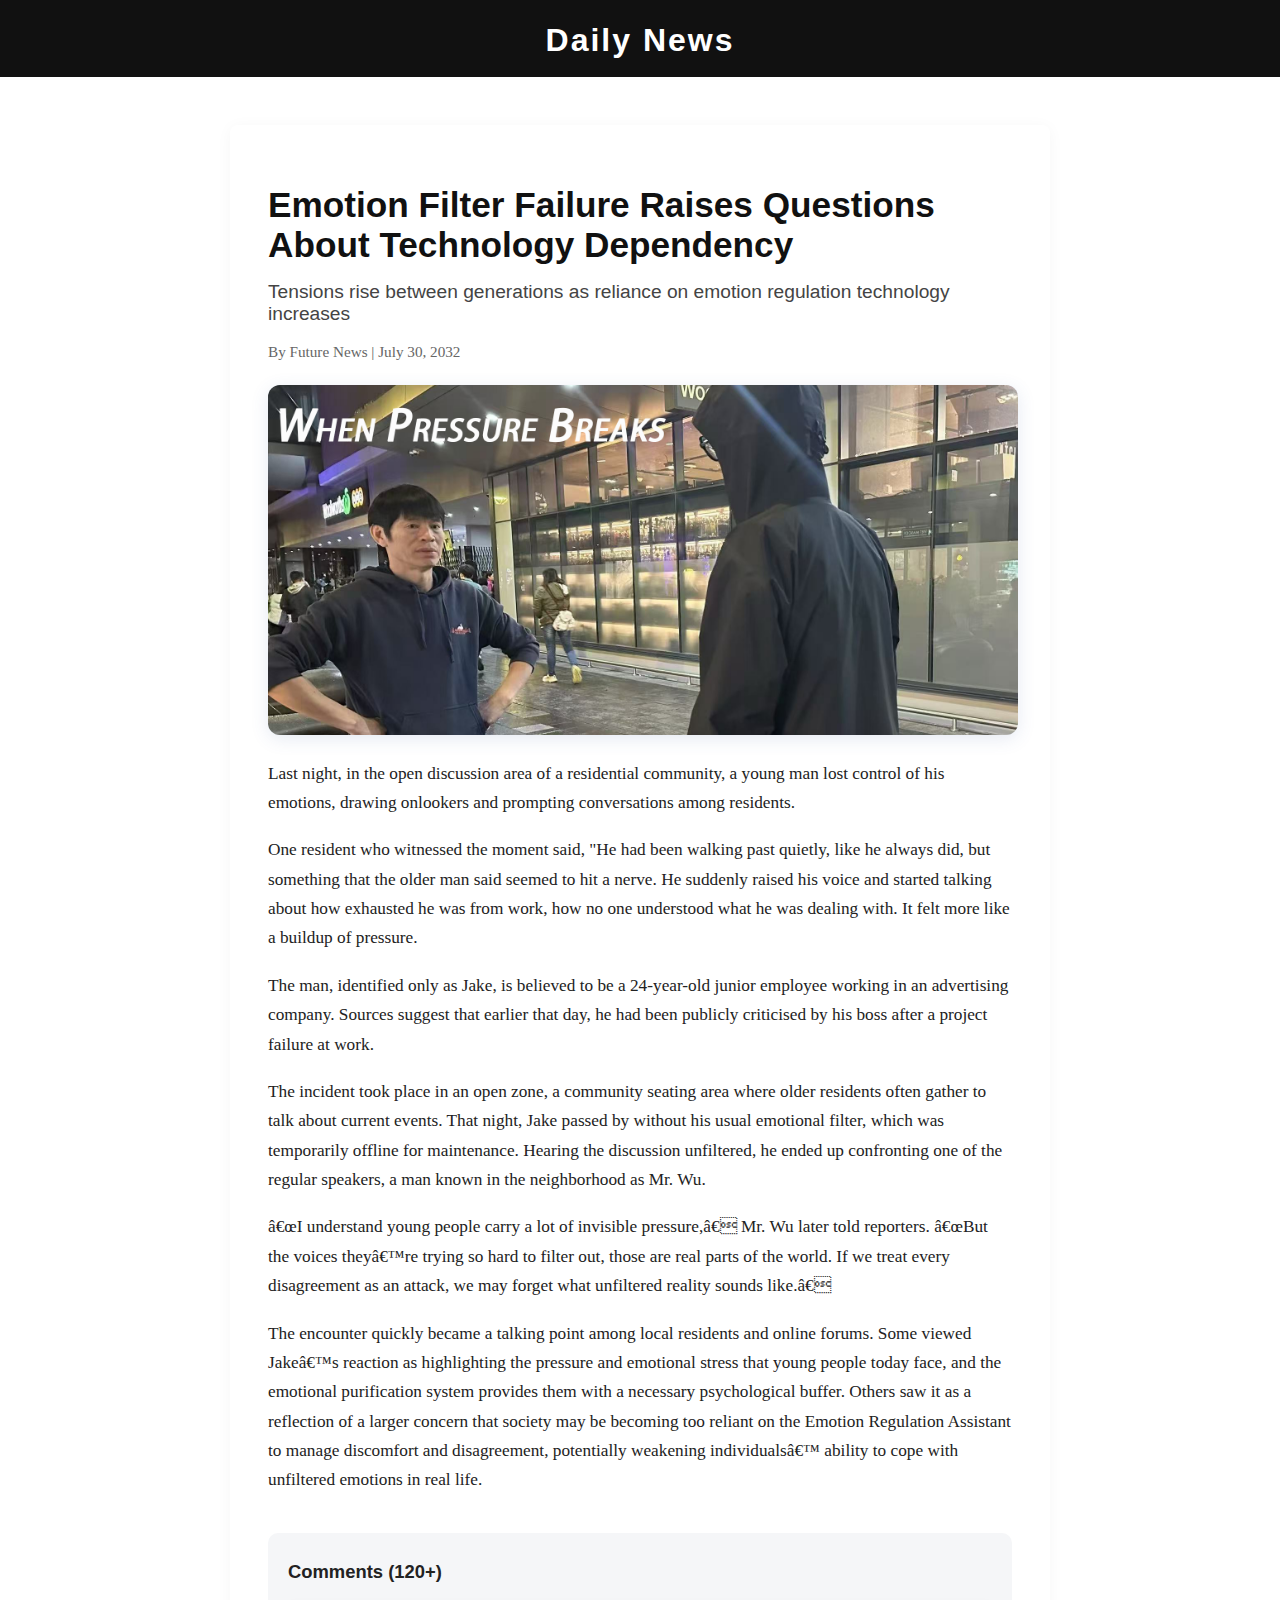
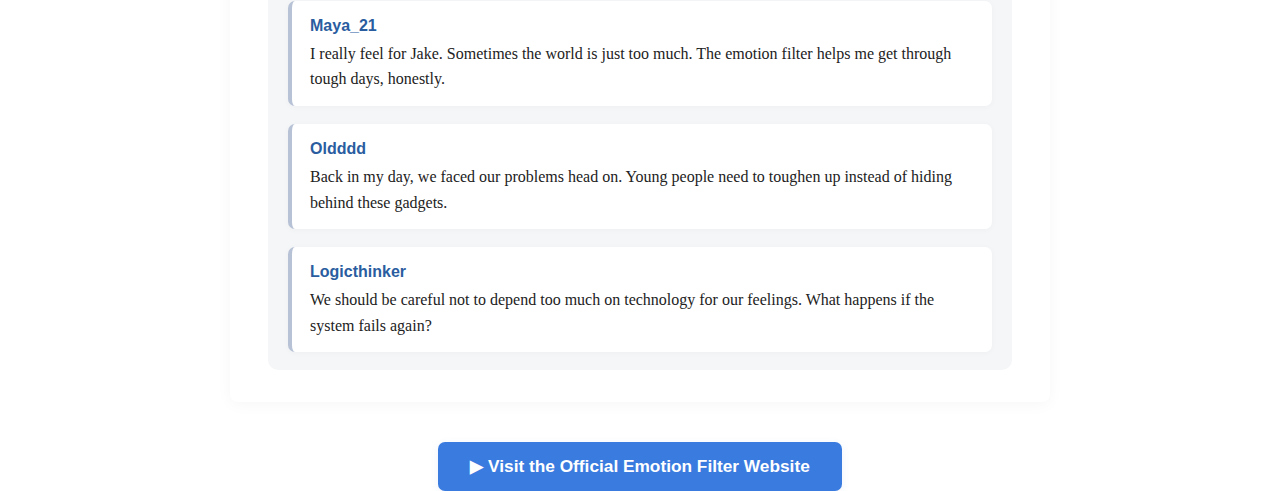
<file: index.html>
<!DOCTYPE html>
<html lang="en">
<head>
  <meta charset="UNSW">
  <meta name="viewport" content="width=device-width, initial-scale=1.0">
  <title>Emotion Filter Failure Raises Questions About Technology Dependency</title>
  <link rel="stylesheet" href="newsStyle.css">
</head>
<body>
  <div class="newsHeader">Daily News</div>
  <div class="newsContainer">
    <div class="mainContent">
      <h1 class="headline">Emotion Filter Failure Raises Questions About Technology Dependency</h1>
      <h2 class="subheading">Tensions rise between generations as reliance on emotion regulation technology increases</h2>
      <div class="byline">By Future News | July 30, 2032</div>
      <div class="heroImage"><img src="images/News.png" alt="News scene"></div>


      <div class="articleBody">
        <p>

Last night, in the open discussion area of a residential community, a young man lost control of his emotions, drawing onlookers and prompting conversations among residents.

</p>

<p>
One resident who witnessed the moment said, "He had been walking past quietly, like he always did, but something that the older man said seemed to hit a nerve. He suddenly raised his voice and started talking about how exhausted he was from work, how no one understood what he was dealing with. It felt more like a buildup of pressure.
</p>

<p>
The man, identified only as Jake, is believed to be a 24-year-old junior employee working in an advertising company. Sources suggest that earlier that day, he had been publicly criticised by his boss after a project failure at work.
</p>

<p>
The incident took place in an open zone, a community seating area where older residents often gather to talk about current events. That night, Jake passed by without his usual emotional filter, which was temporarily offline for maintenance. Hearing the discussion unfiltered, he ended up confronting one of the regular speakers, a man known in the neighborhood as Mr. Wu.
</p>

<p>
“I understand young people carry a lot of invisible pressure,” Mr. Wu later told reporters. “But the voices they’re trying so hard to filter out, those are real parts of the world. If we treat every disagreement as an attack, we may forget what unfiltered reality sounds like.”
</p>

<p>
The encounter quickly became a talking point among local residents and online forums. Some viewed Jake’s reaction as highlighting the pressure and emotional stress that young people today face, and the emotional purification system provides them with a necessary psychological buffer. Others saw it as a reflection of a larger concern that society may be becoming too reliant on the Emotion Regulation Assistant to manage discomfort and disagreement, potentially weakening individuals’ ability to cope with unfiltered emotions in real life.

</p>

      </div>
      <div class="commentSection">
        <div class="commentHeading">Comments (120+)</div>
        <div class="commentList">
          <div class="userComment">
            <div class="commentUser">Maya_21 </div>
            <div class="commentText">I really feel for Jake. Sometimes the world is just too much. The emotion filter helps me get through tough days, honestly.</div>
          </div>
          <div class="userComment">
            <div class="commentUser">Oldddd </div>
            <div class="commentText">Back in my day, we faced our problems head on. Young people need to toughen up instead of hiding behind these gadgets.</div>
          </div>
          <div class="userComment">
            <div class="commentUser">Logicthinker </div>
            <div class="commentText">We should be careful not to depend too much on technology for our feelings. What happens if the system fails again?</div>
          </div>
          
          </div>
        </div>
      </div>
      <a class="visitButton" href="Main.html">&#9654; Visit the Official Emotion Filter Website</a>
    </div>
  </div>
</body>
</html>
</file>
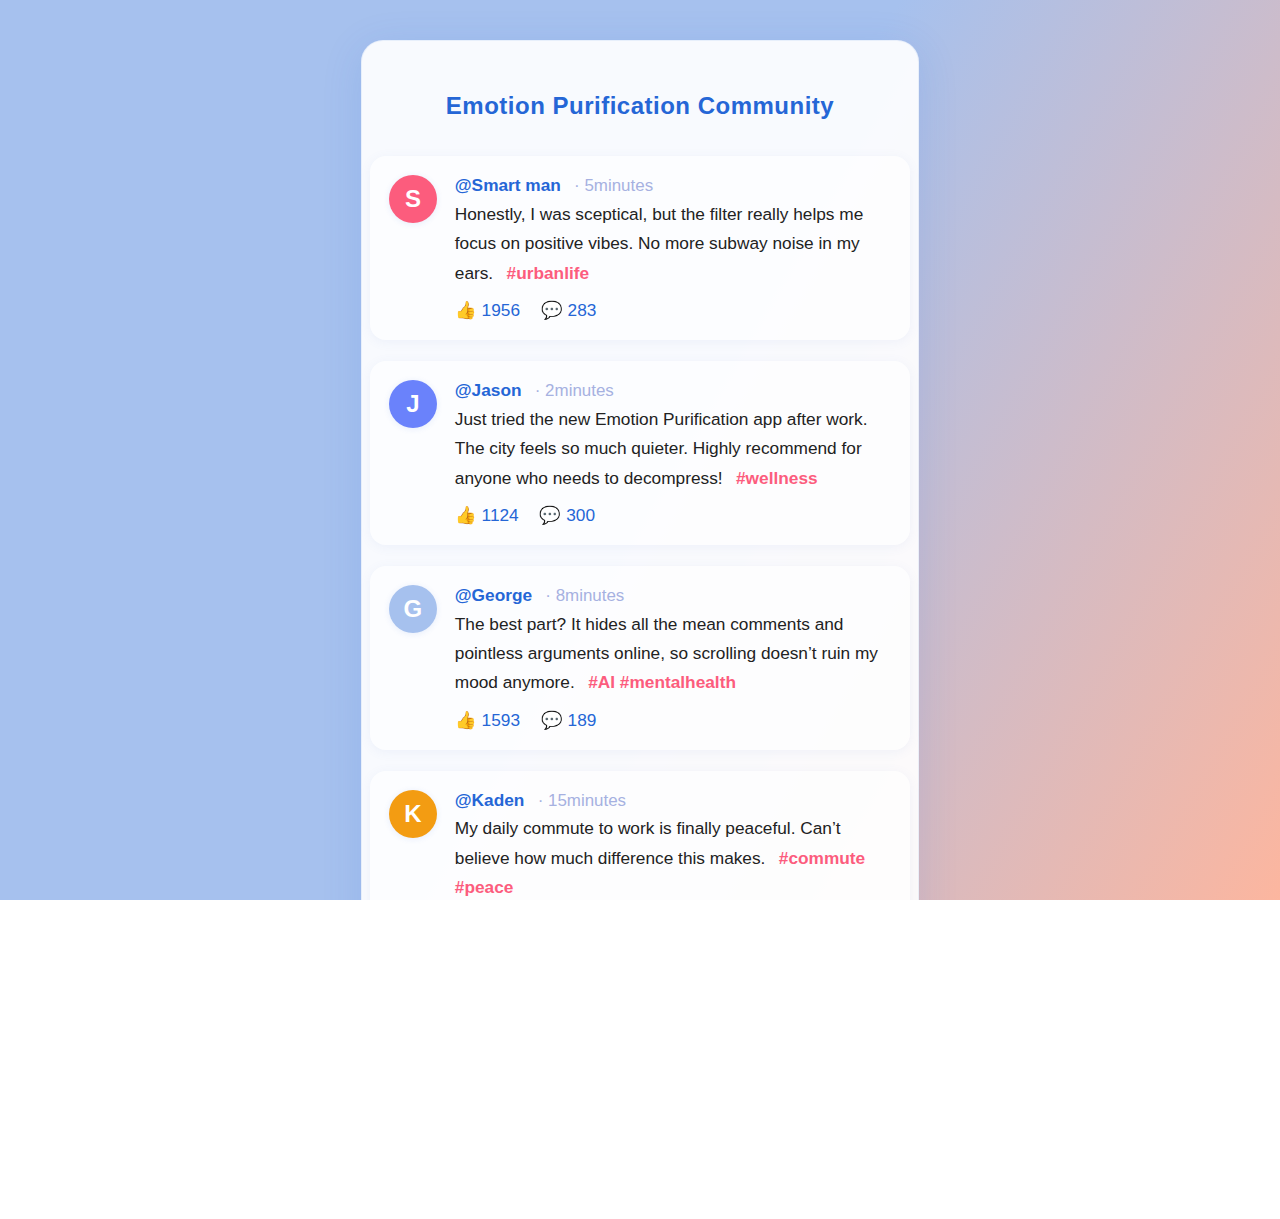
<file: Community.html>
<!DOCTYPE html>
<html lang="en">
<head>
<meta charset="utf-8">
<meta name="viewport" content="width=device-width, initial-scale=1">
<link rel="stylesheet" href="style.css">
<link rel="stylesheet" href="Community.css">
  
</head>
<body>

<div class="communityfeed">
  <h1 class="communitytitle">Emotion Purification Community</h1>

<div class="communitybox">
    <div class="communityavatar" style="background:#fc5c7d;">S</div>
    <div class="communitycontent">
      <div class="communityuser">@Smart man <span class="communitymeta">· 5minutes</span></div>
      <div class="communitytext">Honestly, I was sceptical, but the filter really helps me focus on positive vibes. No more subway noise in my ears. <span class="communitytag">#urbanlife</span></div>
      <div class="communitymetaactions"><span class="communitylike">👍 1956</span><span class="communityreply">💬 283</span></div>
    </div>
  </div>


  <div class="communitybox">
    <div class="communityavatar" style="background:#6a82fb;">J</div>
    <div class="communitycontent">
      <div class="communityuser">@Jason <span class="communitymeta">· 2minutes</span></div>
      <div class="communitytext">Just tried the new Emotion Purification app after work. The city feels so much quieter. Highly recommend for anyone who needs to decompress! <span class="communitytag">#wellness</span></div>
      <div class="communitymetaactions"><span class="communitylike">👍 1124</span><span class="communityreply">💬 300</span></div>
    </div>
  </div>


  <div class="communitybox">
    <div class="communityavatar" style="background:#a6c1ee;">G</div>
    <div class="communitycontent">
      <div class="communityuser">@George <span class="communitymeta">· 8minutes</span></div>
      <div class="communitytext">The best part? It hides all the mean comments and pointless arguments online, so scrolling doesn’t ruin my mood anymore. <span class="communitytag">#AI #mentalhealth</span></div>
      <div class="communitymetaactions"><span class="communitylike">👍 1593</span><span class="communityreply">💬 189</span></div>
    </div>
  </div>


  <div class="communitybox">
    <div class="communityavatar" style="background:#f39c12;">K</div>
    <div class="communitycontent">
      <div class="communityuser">@Kaden <span class="communitymeta">· 15minutes</span></div>
      <div class="communitytext">My daily commute to work is finally peaceful. Can’t believe how much difference this makes. <span class="communitytag">#commute #peace</span></div>
      <div class="communitymetaactions"><span class="communitylike">👍 1700</span><span class="communityreply">💬 200</span></div>
    </div>
  </div>

  
  <div class="communitybox">
    <div class="communityavatar" style="background:#2566d6;">L</div>
    <div class="communitycontent">
      <div class="communityuser">@lucas <span class="communitymeta">· 20minutes</span></div>
      <div class="communitytext">Wish my office allowed it during work hours! After work, it’s a must-have. <span class="communitytag">#worklife</span></div>
      <div class="communitymetaactions"><span class="communitylike">👍 1300</span><span class="communityreply">💬 100</span></div>
    </div>
  </div>
</div>


 
</body>
</html>
</file>
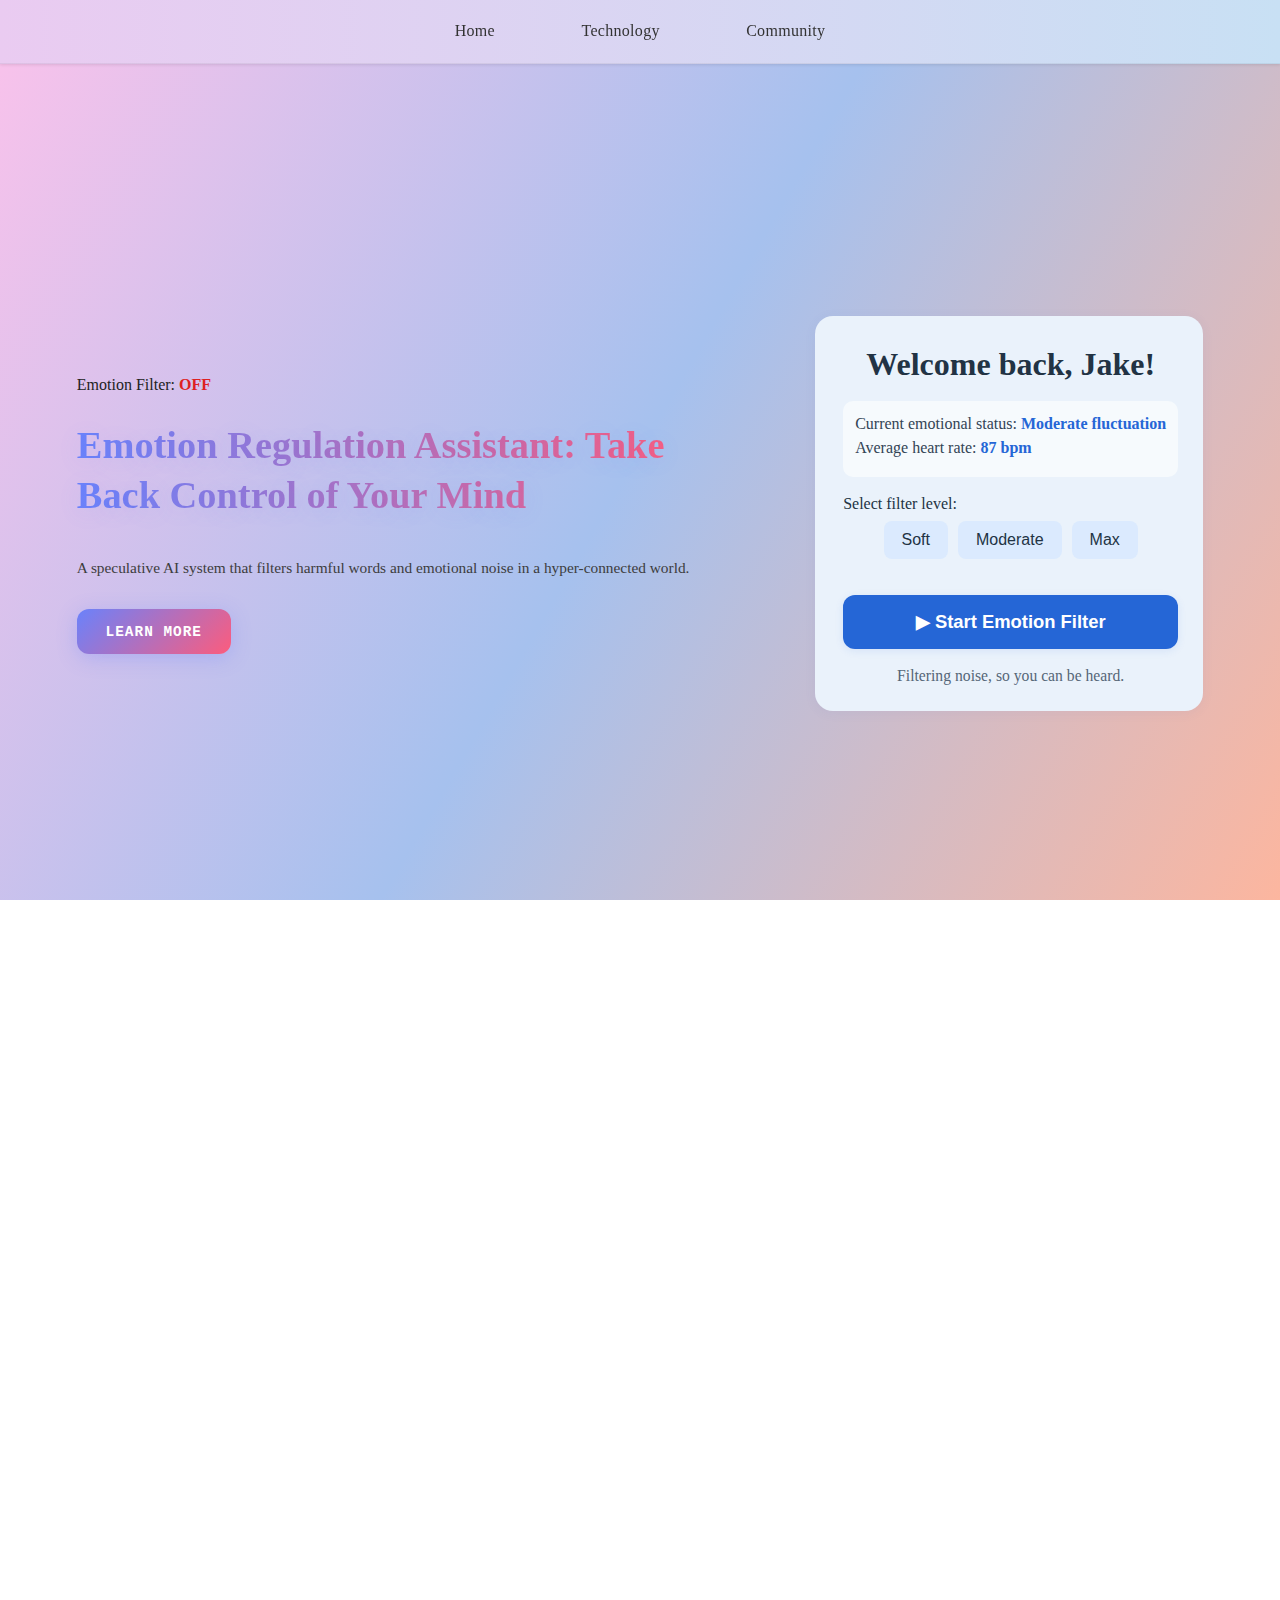
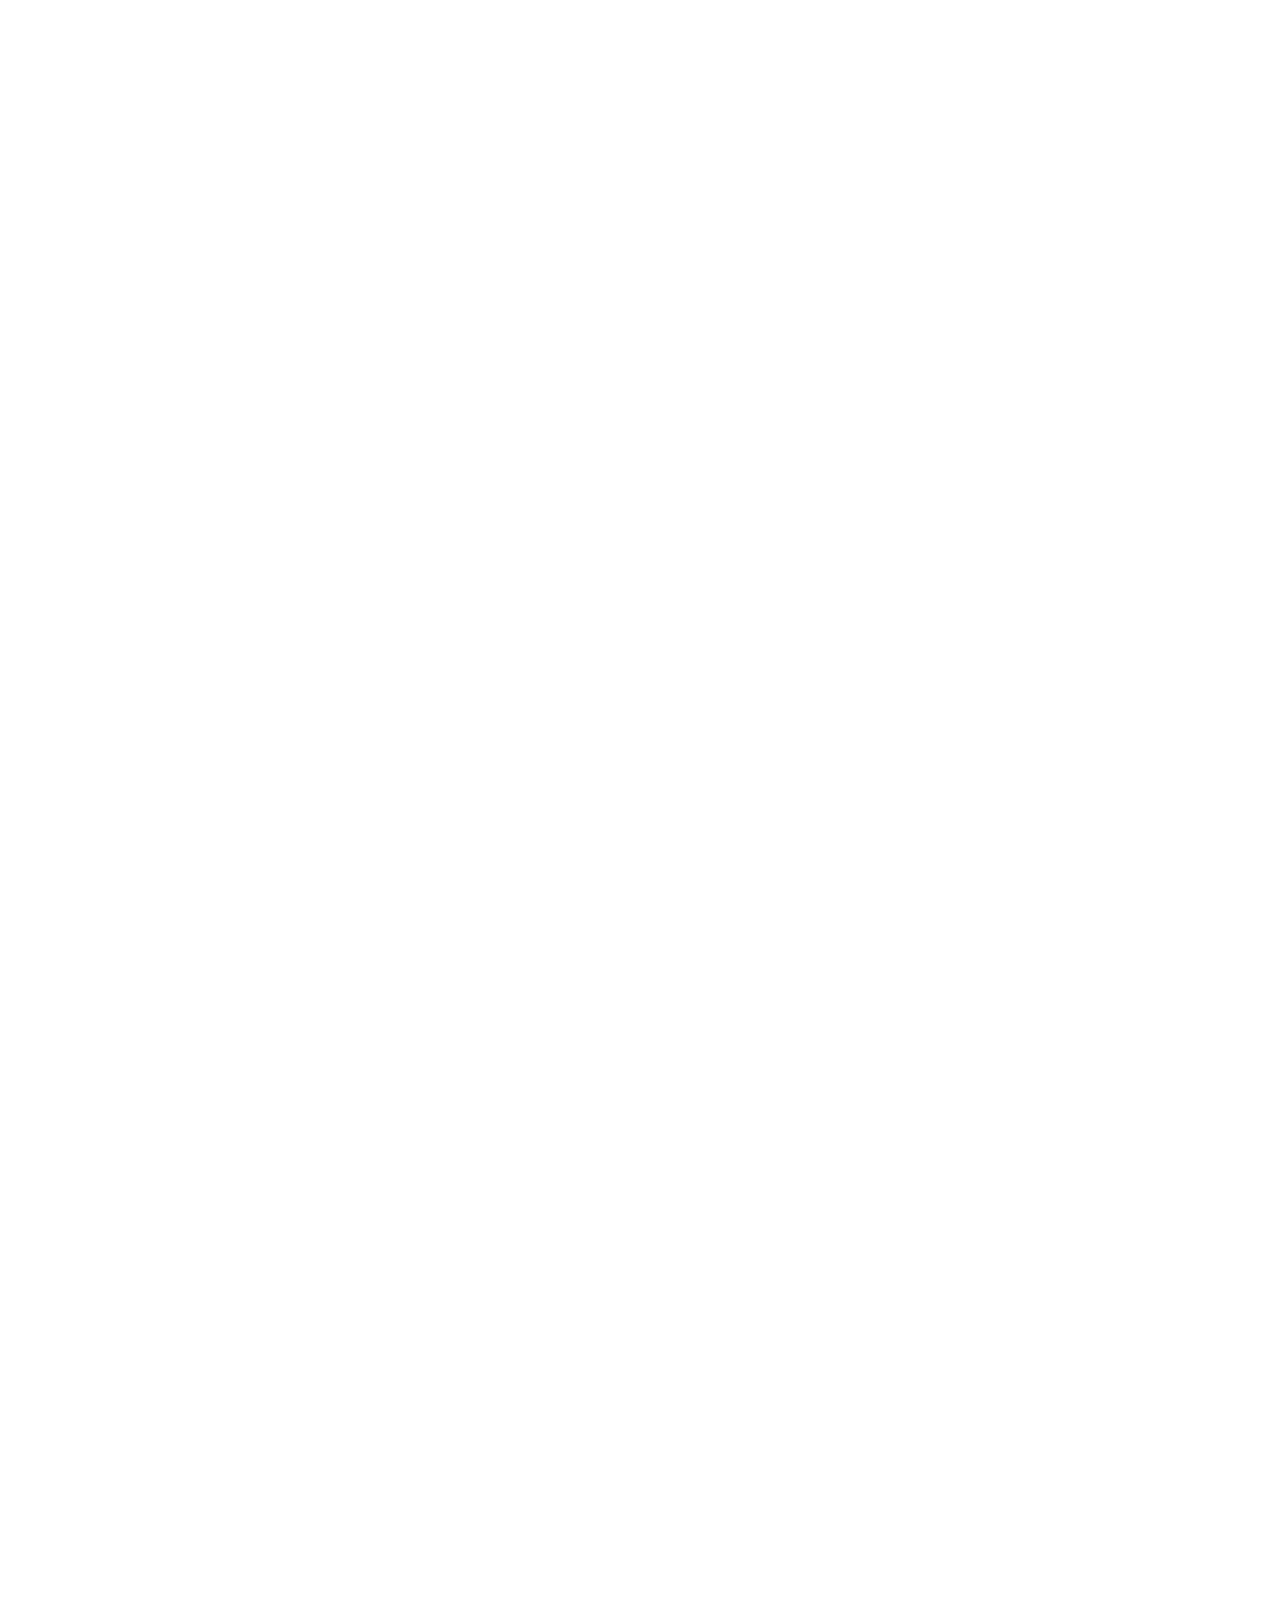
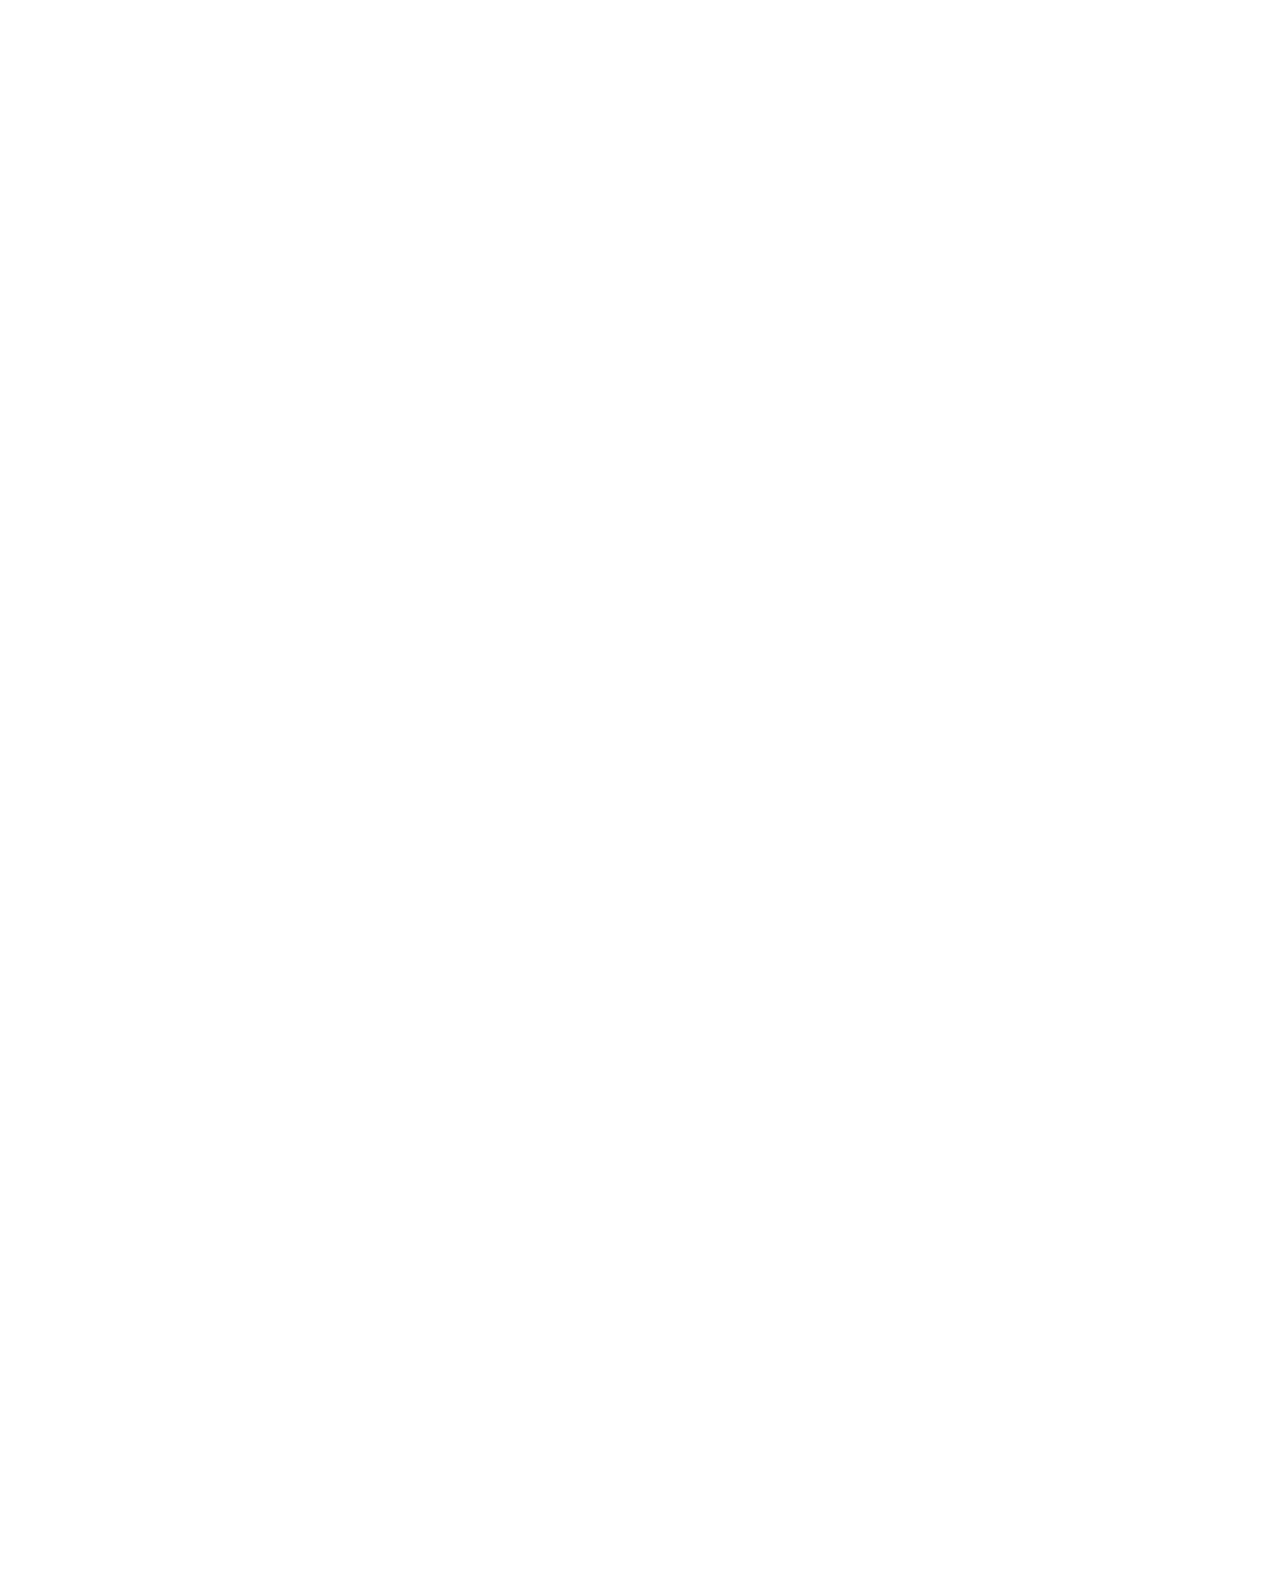
<file: Main.html>
<!DOCTYPE html>
<html lang="en">
<head>
<!--
Reference list:

Li, J. and Washington, P. (2024) ‘A comparison of personalized and generalized approaches to emotion recognition using consumer wearable devices: Machine learning study’, JMIR AI, 3, e52171. doi:10.2196/52171.  

Quiroz, J.C., Geangu, E. and Yong, M.H. (2018) ‘Emotion recognition using smart watch sensor data: Mixed-design study’, JMIR Mental Health, 5(3), e10153. doi:10.2196/10153.  

Saganowski, S., Perz, B., Polak, A.G. and Kazienko, P. (2023) ‘Emotion recognition for everyday life using physiological signals from wearables: A systematic literature review’, IEEE Transactions on Affective Computing, 14(3), pp. 1876–1897.  

Schmidt, P., Reiss, A., Duerichen, R. and Van Laerhoven, K. (2018) ‘Wearable affect and stress recognition: A review’, arXiv [Preprint], arXiv:1811.08854. Available at: https://arxiv.org/abs/1811.08854 (Accessed: 10 Aug 2025).   

Wang, Z., Yu, Z., Zhao, B., Guo, B., Chen, C. and Yu, Z. (2020) ‘EmotionSense: An adaptive emotion recognition system based on wearable smart devices’, ACM Transactions on Computing for Healthcare, 1(4), Article 20. doi: 10.1145/3384394.
-->

<meta charset="UNSW">
<meta name="viewport" content="width=device-width, initial-scale=1.0">
<title>Assessment 3: Interactive Speculative Fiction</title>
<link rel="stylesheet" href="style.css">
<script src="java.js"></script>
</head>


<body>
  <nav class="DH">
    <ul>
      <li><a href="index.html">Home</a></li>
      <li><a href="Technology.html">Technology</a></li>
      <li><a href="Community.html">Community</a></li>
    </ul>
  </nav>


  <div class="pagewrapper">

    <div class="left">
      <span id="text2" class="emotiontoggle">
        <span class="status-indicator"></span> 
        Emotion Filter: <span class="status-text">
          OFF
        </span><br>
      </span>

    
      <div id="text">
      <div class="bigtitle">
        <h1>Emotion Regulation Assistant: Take Back Control of Your Mind</h1>
        <p id="changeHeading1" onclick="changeHeading1()">
          A speculative AI system that filters harmful words and emotional noise in a hyper-connected world.
       </p>
      </div>

          <div class="asd">
            <div class="group">
              <button onclick="location.href='pricing.html'" class="primarybtn">
                <span class="btntext">Learn More</span>
             
              </button>
            </div>
          </div>
        </div>
    </div>

  

<div class="container">
  <div class="title">Welcome back, Jake!</div>
  <div class="statusBox">
    <div class="statusLine">Current emotional status: <span class="statusValue">Moderate fluctuation</span></div>
    <div class="statusLine">Average heart rate: <span class="statusValue">87 bpm</span></div>
  </div>
  <div class="filterLevelSection">
    <div class="filterLevelLabel">Select filter level:</div>
    <div class="filterLevelButtons">
      <button class="filterLevel">Soft</button>
      <button class="filterLevel">Moderate</button>
      <button class="filterLevel">Max</button>
    </div>
  </div>
  <button class="startButton">&#9654; Start Emotion Filter</button>
  <div class="tagline">Filtering noise, so you can be heard.</div>
</div>

  </div>


  
  <div class="storycontainer">
  <div class="storysection">
    <h2 class="storytitle">Why It Matters</h2>
    <p class="storytext">
       <span class="storyicon">🗣️</span>
      Every day on his way home, Jake passes by a rest area in front of the apartment building. There are usually a few retired seniors chatting there (open zone). This group of people gathers there almost every afternoon to share their views on social issues and daily life. Their discussions are often heated and accompanied by arguments. For them, talking is not only a form of daily lively communication but also a form of critical participation. They are accustomed to expressing their views on social phenomena directly, unafraid of controversy, and not shying away from conflict. The most notable is Mr. Wu, who is present every day. He speaks directly and loudly, often taking the lead in discussing news commentary, policy trends, and social issues.
    </p>
    
    <p class="storytext">
      <span class="storyicon">🎧</span>
      For Jake, such sounds and images should not appear in his after-work world. His Bluetooth Emotional Purification headset automatically identifies content with high emotional fluctuations, reducing these sounds to the level of background noise and retaining only calm music to accompany him. On the visual side, the system slightly blurs intense movements or exaggerated expressions, making the scene appear more peaceful. Over time, he no longer looks at that area, seeing it simply as a small open zone without emotional purification.
    </p>
  </div>
  
  <div class="storyimage">
    <img src="images/image 1.jpg" alt="Jake with Emotion Filter On">
    <div class="audiobox">
      <div class="audiotitle">Now Playing: Calming Filtered Sound</div>
      <div class="audiowave"></div>
      <audio controls autoplay loop>
        <source src="sound/Self make music.m4a" type="audio/mp4">
        Your browser does not support the audio element.
      </audio>
      <div class="audiotext">Jake's Gentle background music for emotional purification</div>
    </div>
  </div>
</div>


<div class="logcolumn">
  <div class="emolog">
    <div class="logtitle">Emotion Log</div>
    <div class="loglist">
      <div class="d">
        <span class="logtime">7:20</span>
        <span class="logtext"><b>Detected sentence:</b> you are failure</span>
        <span class="logaction">content suppressed</span>
        <span class="tag levelhigh">High</span>
        <button class="secondarybtn" onclick="toggleDetail(this)">View details</button>
        <div class="detail">System blocked a strong emotional trigger to prevent distress escalation.</div>
      </div>
      <div class="d">
        <span class="logtime">7:40</span>
        <span class="logtext"><b>Detected external mobile phone speaker sound</b></span>
        <span class="logaction">rephrased</span>
        <span class="tag levellow">Low</span>
        <button class="secondarybtn" onclick="toggleDetail(this)">View details</button>
        <div class="detail">Replace it with gentle and natural music.</div>
      </div>
      <div class="d">

        <span class="logtime">7:50</span>
        <span class="logtext"><b>Detected emoji:</b> angry</span>
        <span class="logaction">flagged</span>
        <span class="tag levelmedium">medium</span>
        <button class="secondarybtn" onclick="toggleDetail(this)">View details</button>
        <div class="detail">Marked for review due to signs of rising frustration.</div>
      </div>

      <div class="d">
        <span class="logtime">8:10</span>
        <span class="logtext"><b>Detected word:</b> hopeless</span>
        <span class="logaction">content suppressed</span>
        <span class="tag levelhigh">High</span>
        <button class="secondarybtn" onclick="toggleDetail(this)">View details</button>
        <div class="detail">Term removed to avoid emotional shutdown.</div>
      </div>

      <div class="d">
        <span class="logtime">8:30</span>
        <span class="logtext"><b>Detected phrase:</b> not good enough</span>
        <span class="logaction">rephrased</span>
        <span class="tag levelmedium">Medium</span>
        <button class="secondarybtn" onclick="toggleDetail(this)">View details</button>
        <div class="detail">Tone adjusted for reduced emotional intensity.</div>
      </div>

    
      <div class="d">
        <span class="logtime">9:00</span>
        <span class="logtext"><b>Detected worried expression</b></span>
        <span class="logaction">flagged</span>
        <span class="tag levellow">Low</span>
        <button class="secondarybtn" onclick="toggleDetail(this)">View details</button>
        <div class="detail">Checked due to slight signs of stress.</div>
      </div>
    </div>

    <div class="logdisclaimer">
      This log is automatically generated. For your peace of mind, some records may be incomplete.
    </div>
  </div>

  <div class="storybox">
    <div class="storytitle">System Maintenance Record</div>
    <div class="storywarning">⚠️ Emotion filter maintenance from 09:00 to 23:59. Some data not recorded.</div>
    <div class="gapsummary">
      <div><b>🛠️ Affected:</b> Emotion Detection / Audio Filtering / Expression Analysis</div>
    </div>
    <div class="storypreview">
      During the maintenance period, the filter went offline for scheduled maintenance. 
    </div>
   <a href="javascript:void(0);" class="morelink" onclick="mypopup()">Read more</a>

  </div>
</div>


<div class="timeline">
  <div class="dot">
    <div class="time">17:00</div>
    <div class="circle"></div>
    <div class="label">Filter off work · maintenance</div>
  </div>
  <div class="dot">
    <div class="time">18:00</div>
    <div class="circle"></div>
    <div class="label">Unfiltered city noise on commute</div>
  </div>
  <div class="dot">
    <div class="time">18:50</div>
    <div class="circle"></div>
    <div class="label">Pass open zone · meet Mr. Wu</div>
  </div>
  <div class="dot">
    <div class="time">18:55</div>
    <div class="circle"></div>
    <div class="label">Mr. Wu’s confrontation</div>
  </div>
  <div class="dot">
    <div class="time">24:00</div>
    <div class="circle"></div>
    <div class="label">Service resumes</div>
  </div>
</div>




<div class="fullstorysection">
  <h2 class="fullstorytitle">Unfiltered</h2>
  <div class="fullstoryimages">
    <img src="images/image 2.jpg" alt="Scene image 2" class="fullstoryimg">
    <img src="images/image 3.jpg" alt="Scene image 3" class="fullstoryimg">
  </div>
  <div class="fullstorytext">
    Jake stood still, his heart racing. He couldn't figure out whether that remark was aimed at him, but his nerves were already stretched to the limit. He subconsciously touched Bluetooth Emotional Purification headset and pressed the function bar on the frame of his glasses, as if doing that would miraculously restore the system, but nothing happened. At that moment, Jake abruptly lost emotional control. All the frustration, silence, and repression he had felt throughout the day poured out like an uncontrollable tide after he said those words. “What do you know? You don't have to work overtime every day, you don't have to worry about what your clients think, and you don't have to worry about getting fired!” His voice trembled and his eyes reddened.
    <br><br>

    “I just don't want to be crushed by these voices anymore!” The air fell silent for a few seconds. The elderly people stopped talking and turned to look at him. Some frowned, while others looked surprised. After a few seconds of silence, Mr. Wu calmly replied, "I understand what you just said. Young people indeed carry more invisible pressures than our generation. "But have you ever considered that the voices you're trying so hard to block out are actually a genuine part of this world? If we see every differing opinion as an attack and every emotional reaction as a burden, we'll slowly lose touch with the world’s true face and maybe even grow afraid to face it."

    <br><br>
     Jake didn't respond, just lowered his head. He knew Mr. Wu wasn't entirely wrong, but accepting it wouldn't be easy for him. He realised perhaps this was the generational gap between them. Older people were accustomed to facing the conflicts and complexities of reality, participating in society through direct speech, and expressing their views. However, their generation, having been subjected to workplace pressures and a high intensity pace of life for a long time, was more likely to rely on emotional purification techniques to wrap and isolate their emotions. Before leaving, he glanced at Mr. Wu and gave a slight nod, both as a thanks and a farewell. He turned and walked toward the apartment building, his steps slow. Without the effect of the emotion filter, the real sounds remained vivid. A child was talking in the hallway, someone was speaking softly on the phone about work, and there was the sound of a TV program. Normally, he would have found these noises annoying, but now he didn't instinctively cover his ears. Perhaps the system would be restored soon, and he would be able to return to his familiar emotional purification lifestyle. But tonight, even if only for one night, he decided to listen to these unprocessed sounds and treat them as an experience rather than a burden.
  </div>
</div>
  
  
  
  
  
  </div>
</div>





</body>
</html>
</file>
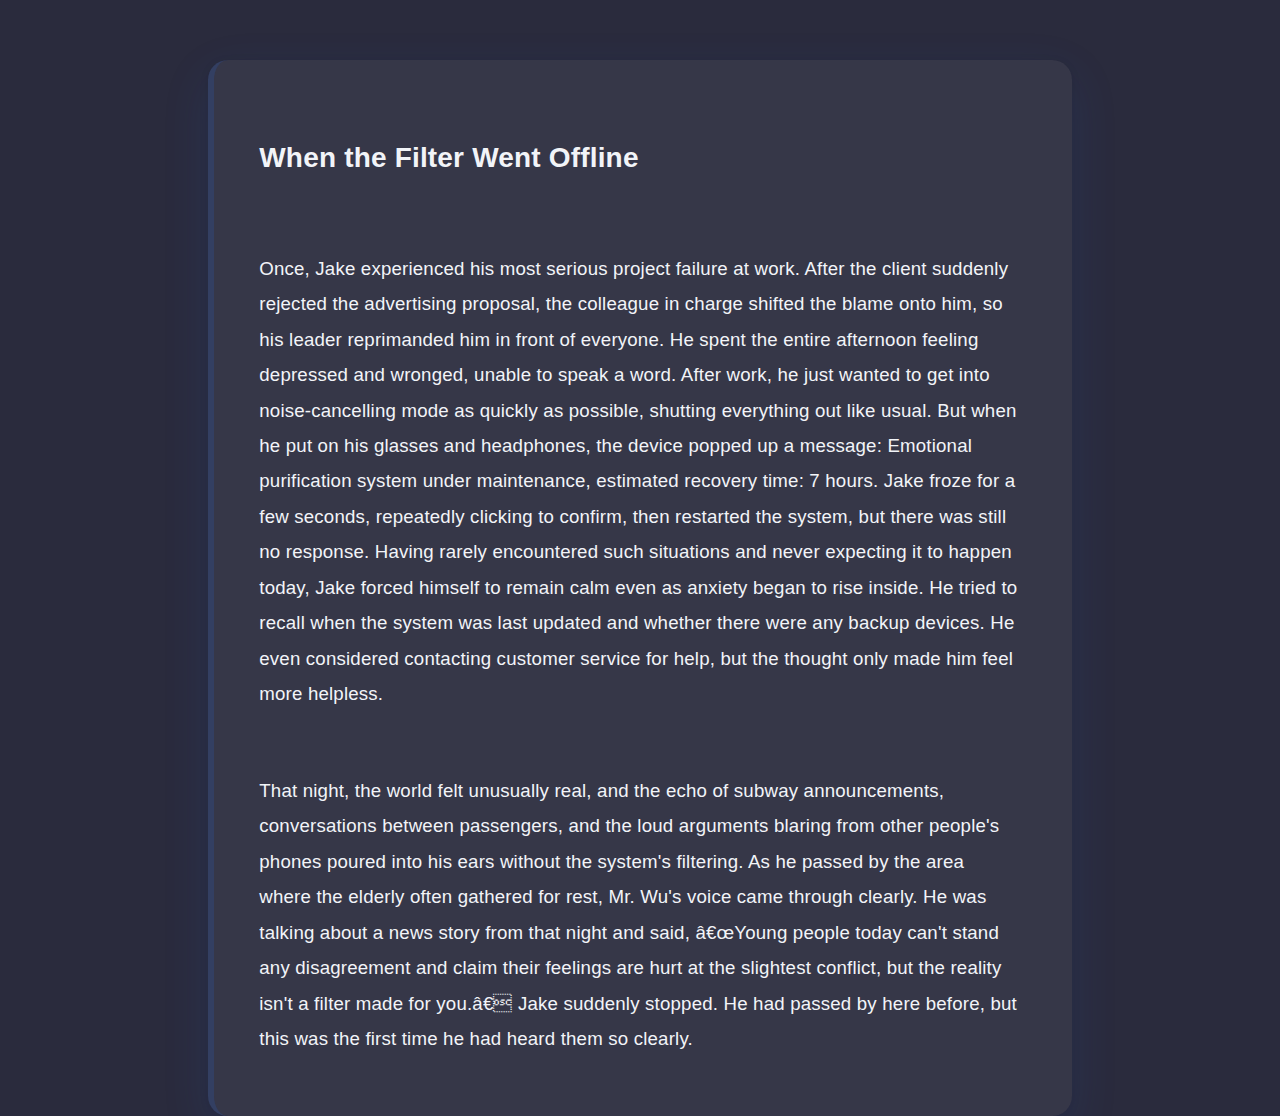
<file: popup.html>
<!DOCTYPE html>
<html lang="en">
<head>
<meta charset="UNSW">
<title>Story Popup</title>
</style>


</head>
<body>
<link rel="stylesheet" href="popup.css" />
<div class="storycontent">
    <h2>When the Filter Went Offline</h2>
    
    <p>Once, Jake experienced his most serious project failure at work. After the client suddenly rejected the advertising proposal, the colleague in charge shifted the blame onto him, so his leader reprimanded him in front of everyone. He spent the entire afternoon feeling depressed and wronged, unable to speak a word. After work, he just wanted to get into noise-cancelling mode as quickly as possible, shutting everything out like usual. But when he put on his glasses and headphones, the device popped up a message: Emotional purification system under maintenance, estimated recovery time: 7 hours. Jake froze for a few seconds, repeatedly clicking to confirm, then restarted the system, but there was still no response. Having rarely encountered such situations and never expecting it to happen today, Jake forced himself to remain calm even as anxiety began to rise inside. He tried to recall when the system was last updated and whether there were any backup devices. He even considered contacting customer service for help, but the thought only made him feel more helpless. </p>
   
    <p>That night, the world felt unusually real, and the echo of subway announcements, conversations between passengers, and the loud arguments blaring from other people's phones poured into his ears without the system's filtering. As he passed by the area where the elderly often gathered for rest, Mr. Wu's voice came through clearly. He was talking about a news story from that night and said, “Young people today can't stand any disagreement and claim their feelings are hurt at the slightest conflict, but the reality isn't a filter made for you.” Jake suddenly stopped. He had passed by here before, but this was the first time he had heard them so clearly.</p>
</div>


</body>
</html>
</file>
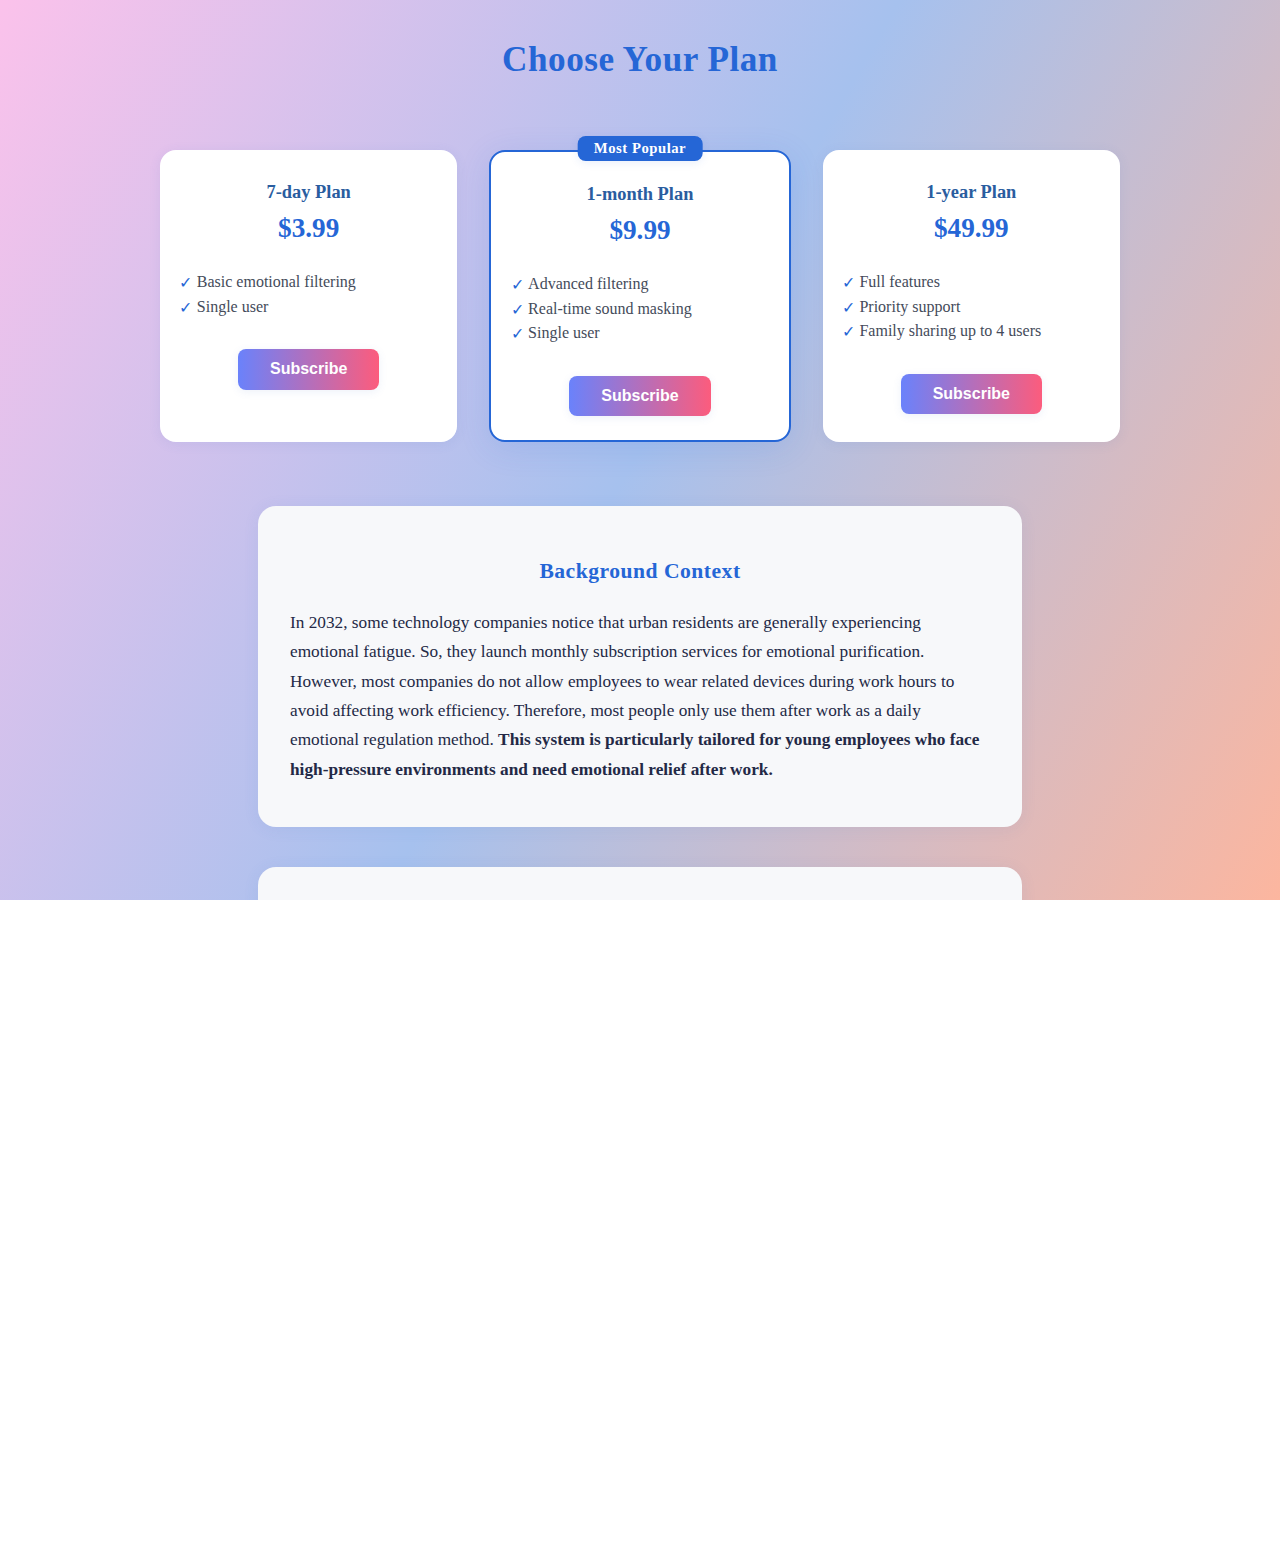
<file: pricing.html>
<!DOCTYPE html>
<html lang="en">
<head>
  <meta charset="UNSW">
  <meta name="viewport" content="width=device-width, initial-scale=1.0">
  <title>Choose Your Plan | Emotional Purification System</title>
  <link rel="stylesheet" href="style.css">
</head>
<body>
  <div class="pricepage">
    <h1 class="priceheading">Choose Your Plan</h1>
    <div class="pricewrap">
      <div class="pricecard">
        <div class="plantitle">7-day Plan</div>
        <div class="price">$3.99</div>
        <ul class="features">
          <li>Basic emotional filtering</li>
          <li>Single user</li>
        </ul>
        <button class="btn">Subscribe</button>
      </div>
      <div class="pricecard popular">
        <div class="badge">Most Popular</div>
        <div class="plantitle">1-month Plan</div>
        <div class="price">$9.99</div>
        <ul class="features">
          <li>Advanced filtering</li>
          <li>Real-time sound masking</li>
          <li>Single user</li>
        </ul>
        <button class="btn">Subscribe</button>
      </div>
      <div class="pricecard">
        <div class="plantitle">1-year Plan</div>
        <div class="price">$49.99</div>
        <ul class="features">
          <li>Full features</li>
          <li>Priority support</li>
          <li>Family sharing up to 4 users</li>
        </ul>
        <button class="btn">Subscribe</button>
      </div>
    </div>
  </div>
  <div class="sectionblock softcard">
    <h2 class="sectiontitle">Background Context</h2>
    <p class="sectiontext">
      In 2032, some technology companies notice that urban residents are generally experiencing emotional fatigue. So, they launch monthly subscription services for emotional purification. However, most companies do not allow employees to wear related devices during work hours to avoid affecting work efficiency. Therefore, most people only use them after work as a daily emotional regulation method.
      <strong>This system is particularly tailored for young employees who face high-pressure environments and need emotional relief after work.</strong>
    </p>
    </p>
  </div>
  <div class="sectionblock softcard">
    <h2 class="sectiontitle">User Case: Jake</h2>
    <p class="sectiontext">
      Jake, 24 years old, is a young person who has just entered the workforce for less than two years. During the day, he works in an advertising company in the city, facing fast-paced work tasks and sudden instructions from clients, often feeling physically and mentally exhausted.
    </p>
    <p class="sectiontext">
      As soon as he gets off work, he always immediately puts on the glasses, AirPods and watch of the emotional purification system, and enters his noise-filtered lifestyle.
    </p>
  </div>
  <div class="sectionblock softcard">
    <h2 class="sectiontitle">System Features</h2>
    <p class="sectiontext">
      The system automatically filters out quarrels on the subway, loudspeakers on the street, and ridicule and criticism in social interactions. Some words are replaced with neutral expressions, and intense emotional expressions and actions in the scenes are slightly blurred. Everything that Jake sees and hears is the calm version adjusted by algorithms. Only in such an environment can he feel protected and complete.
    </p>
  </div>
</body>
</html>
</file>
<file: newsStyle.css>
body {
  background: #fff;
  color: #222;
  font-family: 'Georgia', serif;
  margin: 0;
  padding: 0;
}

.newsHeader {
  width: 100%;
  background: #111;
  color: #fff;
  font-family: 'Arial', sans-serif;
  font-size: 2em;
  font-weight: bold;
  text-align: center;
  padding: 22px 0 18px 0;
  letter-spacing: 2px;
  margin-bottom: 0;
}

.newsContainer {
  max-width: 820px;
  margin: 48px auto 0 auto;
  display: flex;
  flex-direction: column;
  align-items: center;
  padding: 0 18px;
}

.mainContent {
  width: 100%;
  background: #fff;
  padding: 36px 38px 32px 38px;
  box-shadow: 0 2px 16px rgba(0,0,0,0.04);
  border-radius: 8px;
  box-sizing: border-box;
}

.headline {
  font-family: 'Arial', sans-serif;
  font-size: 2.2em;
  font-weight: bold;
  margin-bottom: 12px;
  color: #111;
}

.subheading {
  font-family: 'Arial', sans-serif;
  font-size: 1.2em;
  font-weight: 400;
  margin-bottom: 18px;
  color: #444;
}

.byline {
  font-size: 0.95em;
  color: #666;
  margin-bottom: 24px;
}

.heroImage {
  width: 750px;
  height: 350px;
  margin: 1.5em auto;
  border-radius: 12px;
  overflow: hidden;
  box-shadow: 0 4px 18px rgba(60,90,160,0.13);
  display: flex;
  align-items: center;
  justify-content: center;
  background: #eaf2fb;
}

.heroImage img {
  width: 100%;
  height: 100%;
  object-fit: cover;
  display: block;
}


.articleBody p {
  font-size: 1.08em;
  line-height: 1.7;
  margin-bottom: 18px;
}

.visitButton {
  display: block;
  margin: 40px auto 0 auto;
  padding: 14px 32px;
  font-size: 1.08em;
  font-family: 'Arial', sans-serif;
  background: #3a7be0;
  color: #fff;
  border-radius: 7px;
  text-decoration: none;
  font-weight: bold;
  text-align: center;
  box-shadow: 0 2px 8px rgba(37,102,214,0.08);
}
.visitButton:hover {
  background: #2256a0;
  box-shadow: 0 4px 16px rgba(37,102,214,0.13);
}


.commentSection {
  background: #f5f6f8;
  border-radius: 10px;
  padding: 28px 20px 18px 20px;
  margin: 38px 0 0 0;
}
.commentHeading {
  font-family: 'Arial', sans-serif;
  font-size: 1.15em;
  font-weight: bold;
  margin-bottom: 18px;
  color: #222;
}
.commentList {
  display: flex;
  flex-direction: column;
  gap: 18px;
}
.userComment {
  background: #fff;
  border-left: 4px solid #b7c2d6;
  border-radius: 7px;
  padding: 16px 18px 14px 18px;
  box-shadow: 0 1px 6px rgba(0,0,0,0.03);
  font-family: 'Georgia', serif;
}
.commentUser {
  font-family: 'Arial', sans-serif;
  font-weight: bold;
  color: #2a5d9f;
  margin-bottom: 6px;
  font-size: 1em;
}
.commentText {
  color: #222;
  font-size: 1em;
  line-height: 1.6;
}
</file>
<file: style.css>
html, body {
  margin: 0;
  padding: 0;
  height: 100%;
  font-family: 'Alegreya', serif;
  background: linear-gradient(120deg, #fbc2eb 0%, #a6c1ee 50%, #fcb69f 100%);
  background-attachment: fixed;
  color: #222;
  scroll-behavior: smooth;
  position: relative;
  overflow-x: hidden;
}



.DH {
  width: 100%;
  background: linear-gradient(to right, #eacbf1, #c8e0f4);
  backdrop-filter: blur(20px);
  box-shadow: 0 1px 3px rgba(0, 0, 0, 0.1);
  border-bottom: 1px solid rgba(0, 0, 0, 0.05);
  padding: 0.8em 0;
  position: sticky;
  top: 0;
  z-index: 100;
}

.DH ul {
  display: flex;
  justify-content: center;
  align-items: center;
  gap: 3vw;
  margin: 0;
  padding: 0;
  list-style: none;
}

.DH li {
  display: inline-block;
}

.DH a {
  display: inline-block;
  padding: 0.6em 1.5em;
  font-size: 1em;
  color: #333;
  text-decoration: none;
  border-radius: 6px;
  background: transparent;
  transition: all 0.2s ease;
  font-weight: 500;
  letter-spacing: 0.3px;
  position: relative;
}

.DH a::before {
  content: '';
  position: absolute;
  bottom: 0;
  left: 0;
  width: 0;
  height: 2px;
  background: #333;
  transition: width 0.3s ease;
}

.DH a:hover::before {
  width: 100%;
}

.DH a:hover, .DH a:focus {
  color: #333;
  background: rgba(0, 0, 0, 0.05);
}


.pagewrapper {
  display: flex;
  justify-content: space-between;
  align-items: center;
  min-height: 100vh;
  padding: 0 6vw;
  box-sizing: border-box;
}

@media (min-width: 900px) {
  .pagewrapper {
    min-height: 100vh;
    height: 100vh;
  }
}

.left {
  flex: 1;
  max-width: 55%;
  padding-right: 2vw;
}


.bigtitle h1 {
  font-size: 3vw;
  line-height: 1.3;
  margin-bottom: 1em;
  max-width: 100%;
  background: linear-gradient(90deg, #6a82fb 0%, #fc5c7d 100%);
  color: transparent;
  -webkit-background-clip: text;
  background-clip: text;
  text-shadow: 0 4px 24px rgba(106,130,251,0.12);
}

#changeHeading1 {
  font-size: 1.2vw;
  color: #3d3d3d;
  cursor: pointer;
}


.emotiontoggle:hover {
  background: rgba(120, 160, 220, 0.1);
  border-color: rgba(120, 160, 220, 0.5);
  transform: translateY(-2px);
  box-shadow: 0 8px 25px rgba(120, 160, 220, 0.2);
}
.status-indicator {
  color: #00ff88;
  font-size: 1.2em;
  animation: statusPulse 2s ease-in-out infinite;
}
.status-text {
  color: #00ff88;
  font-weight: bold;
}


.asd img {
  max-width: 100%;
  height: auto;
  border-radius: 12px;
  transition: transform 0.3s cubic-bezier(.4,2,.6,1);
}

.group {
  display: flex;
  gap: 1em;
  margin-top: 2em;
  flex-wrap: wrap;
}

.primarybtn, .secondarybtn{
  position: relative;
  padding: 1em 2em;
  border: none;
  border-radius: 12px;
  font-family: 'Orbitron', monospace;
  font-weight: bold;
  text-transform: uppercase;
  letter-spacing: 1px;
  cursor: pointer;
  overflow: hidden;
  transition: all 0.3s ease;
  display: flex;
  align-items: center;
  justify-content: center;
  font-size: 0.9em;
}

.primarybtn {
  background: linear-gradient(135deg, #6a82fb 0%, #fc5c7d 100%);
  color: white;
  box-shadow: 0 4px 20px rgba(106, 130, 251, 0.3);
}



.container {
  background: #eaf2fb;
  border-radius: 18px;
  padding: 30px 25px 26px 28px;
  margin: 18px 0;
  box-shadow: 0 2px 12px rgba(80,120,200,0.07);
  font-family: 'Segoe UI';
  display: flex;
  flex-direction: column;
  align-items: center;
}

.title {
  font-size: 2em;
  font-weight: bold;
  margin-bottom: 18px;
  color: #234;
}

.statusBox {
  width: 100%;
  background: #f6fafd;
  border-radius: 10px;
  padding: 14px 12px;
  margin-bottom: 18px;
  box-sizing: border-box;
}

.statusLine {
  font-size: 1em;
  color: #345;
  margin-bottom: 6px;
}

.statusValue {
  font-weight: bold;
  color: #2566d6;
}

.filterLevelSection {
  width: 100%;
  margin-bottom: 18px;
}

.filterLevelLabel {
  font-size: 1em;
  color: #234;
  margin-bottom: 8px;
}

.filterLevelButtons {
  display: flex;
  gap: 10px;
  justify-content: center;
}

.filterLevel {
  background: #dbeafe;
  border: none;
  border-radius: 8px;
  padding: 10px 18px;
  font-size: 1em;
  color: #234;
  font-weight: 500;
  cursor: pointer;
}

.filterLevel:hover, .filterLevel:focus {
  background: #2566d6;
  color: #fff;
}

.startButton {
  width: 100%;
  background: #2566d6;
  color: #fff;
  border: none;
  border-radius: 12px;
  padding: 16px 0;
  font-size: 1.15em;
  font-weight: bold;
  margin: 18px 0 10px 0;
  cursor: pointer;
  box-shadow: 0 2px 8px rgba(37,102,214,0.10);
}

.startButton:hover, .startButton:focus {
  background: #174ea6;
}
.tagline {
  font-size: 0.98em;
  color: #567;
  margin-top: 8px;
  text-align: center;
}



.pricepage {
  max-width: 960px;
  margin: 2.5em auto 2em auto;
  padding: 0 1em;
  text-align: center;
}

.priceheading {
  font-size: 2.2em;
  font-weight: bold;
  color: #2566d6;
  margin-bottom: 2em;
  letter-spacing: 0.5px;
}

.pricewrap {
  display: flex;
  gap: 2em;
  justify-content: center;
  flex-wrap: wrap;
}

.pricecard {
  background: #fff;
  border-radius: 16px;
  box-shadow: 0 2px 12px rgba(80,120,200,0.10);
  padding: 2em 1.2em 1.5em 1.2em;
  min-width: 220px;
  max-width: 260px;
  flex: 1 1 220px;
  display: flex;
  flex-direction: column;
  align-items: center;
  margin-bottom: 2em;
  transition: box-shadow 0.2s, transform 0.2s;
}

.pricecard:hover {
  box-shadow: 0 6px 24px rgba(80,120,200,0.18);
  transform: translateY(-4px) scale(1.03);
}

.plantitle {
  font-size: 1.15em;
  font-weight: bold;
  color: #2a5d9f;
  margin-bottom: 0.5em;
}

.price {
  font-size: 1.7em;
  font-weight: bold;
  color: #2566d6;
  margin-bottom: 0.5em;
}

.features {
  list-style: none;
  padding: 0;
  margin: 1em 0 1.2em 0;
  color: #444b5a;
  font-size: 1em;
  text-align: left;
  width: 100%;
}

.features li {
  margin-bottom: 0.4em;
  padding-left: 1.1em;
  position: relative;
}

.features li:before {
  content: '\2713';
  color: #2566d6;
  position: absolute;
  left: 0;
  font-size: 1em;
}

.btn {
  background: linear-gradient(90deg, #6a82fb 0%, #fc5c7d 100%);
  color: #fff;
  border: none;
  border-radius: 8px;
  padding: 0.7em 2em;
  font-size: 1em;
  font-weight: bold;
  cursor: pointer;
  box-shadow: 0 2px 8px rgba(80,120,200,0.10);
  transition: background 0.2s, box-shadow 0.2s;
  margin-top: 0.5em;
}

.btn:hover {
  background: linear-gradient(90deg, #fc5c7d 0%, #6a82fb 100%);
  box-shadow: 0 4px 16px rgba(80,120,200,0.15);
}

.pricecard.popular {
  border: 2.5px solid #2566d6;
  box-shadow: 0 6px 32px rgba(37,102,214,0.13);
  position: relative;
}

.badge {
  position: absolute;
  top: -1.1em;
  left: 50%;
  transform: translateX(-50%);
  background: #2566d6;
  color: #fff;
  font-size: 0.92em;
  font-weight: bold;
  padding: 0.25em 1.1em;
  border-radius: 8px;
  box-shadow: 0 2px 8px rgba(37,102,214,0.10);
  letter-spacing: 0.5px;
}

.softcard {
  background: #f7f8fa;
  border-radius: 18px;
  box-shadow: 0 2px 16px rgba(80,120,200,0.09);
  padding: 2.2em 2em 1.5em 2em;
  margin: 2em auto 2.5em auto;
  max-width: 700px;
  text-align: center;
  transition: box-shadow 0.2s;
}
.softcard:hover {
  box-shadow: 0 6px 32px rgba(80,120,200,0.13);
}
.sectiontitle {
  font-size: 1.35em;
  font-weight: bold;
  color: #2566d6;
  margin-bottom: 1.1em;
  letter-spacing: 0.5px;
}
.sectiontext {
  font-size: 1.08em;
  color: #232946;
  line-height: 1.7;
  margin-bottom: 1.1em;
  text-align: left;
}




.storycontainer{
  display:grid;
  grid-template-columns: minmax(520px,1fr) minmax(360px,460px);
  align-items:center;
  gap: 28px;
  max-width: 1180px;
  margin: 3em auto 10em;
  padding: 28px 28px;
  background: rgba(255,255,255,.6);
  backdrop-filter: blur(6px);
  border-radius: 22px;
  box-shadow: 0 14px 40px rgba(60,90,160,.12);
}

.storysection{
  background: transparent;  
  box-shadow: none;
  padding: 0;               
  max-width: none;
}

.storytitle{
  margin: 0 0 .75em 0;
  font-size: 1.85em;
}

.storytext{
  font-size: 1.05em;
  line-height: 1.95;
  margin: 0 0 1.1em 0;
  border-left: 4px solid rgba(37,102,214,.18);
  padding-left: .9em;
  background: transparent;
  box-shadow: none;
}

.storyimage{
  justify-self: end;
  align-self: center;
}
.storyimage img{
  width: 100%;
  max-width: 460px;
  border-radius: 16px;
  box-shadow: 0 12px 32px rgba(60,90,160,.18);
  display:block;
}


.audiobox {
  display: flex;
  flex-direction: column;
  align-items: center;
  justify-content: center;
  background: #fff;
  border-radius: 18px;
  box-shadow: 0 6px 32px rgba(60,90,160,0.13);
  max-width: 420px;
  margin: 2.5em auto 2.2em auto;
  padding: 2.2em 2em 1.7em 2em;
  position: relative;
  transition: box-shadow 0.2s, transform 0.2s;
}
.audiotitle {
  font-size: 1.25em;
  font-weight: bold;
  color: #2566d6;
  margin-bottom: 1.1em;
  letter-spacing: 0.04em;
  text-align: center;
}
.audiobox audio {
  width: 100%;
  outline: none;
  border-radius: 8px;
  background: #eaf2fb;
  box-shadow: 0 2px 12px rgba(80,120,200,0.08);
  margin-bottom: 1em;
}

.audiotext {
  color: #345;
  font-size: 1em;
  margin-top: 0.5em;
  text-align: center;
  opacity: 0.85;
}


.logcolumn {
  display: flex;
  flex-direction: column;
  align-items: center;
  max-width: 960px;
  width: 95vw;
  margin: 2.5em auto 2em auto;
}

.emolog {
  background: #2a2b3d;
  color: #f2f4f8;
  border-radius: 16px;
  padding: 1.8em 1.5em;
  box-shadow: 0 2px 12px rgba(80,120,200,0.07);
  width: 100%;
  margin: 0;
  display: flex;
  flex-direction: column;
  box-sizing: border-box;
}

.logtitle {
  font-size: 1.4em;
  font-weight: bold;
  margin-bottom: 1.2em;
  color: #eaf2fb;
  letter-spacing: 0.5px;
}

.loglist {
  display: flex;
  flex-direction: column;
  gap: 1.1em;
}

.d {
  background: rgba(175, 157, 157, 0.06);
  border-radius: 12px;
  padding: 1em 0.9em 0.7em 0.9em;
  box-shadow: 0 2px 8px rgba(80,120,200,0.07);
  display: flex;
  align-items: center;
  flex-wrap: wrap;
  position: relative;
  animation: fadeIn 0.7s;
}

.logtime {
  color: #a6b1e1;
  font-size: 0.98em;
  min-width: 48px;
}

.logtext {
  font-size: 1em;
  flex: 1 1 120px;
}

.logaction {
  color: #a6e3e9;
  font-size: 1em;
  padding: 0.8em 2.5em;
  text-align: center;
  min-width: 100px;
}

.tag {
  font-weight: bold;
  padding: 0.2em 0.8em;
  border-radius: 8px;
  font-size: 0.90em;
  margin-right: 0.5em;
  letter-spacing: 0.5px;
  box-shadow: 0 1px 4px rgba(0,0,0,0.08);
}
.levelhigh { background: #e74c3c; }
.levelmedium { background: #f39c12; }
.levellow { background: #27ae60; }
.secondarybtn {
  background: linear-gradient(135deg, #a6c1ee 0%, #fbc2eb 100%);
  font-family: 'Orbitron';
  color: rgb(4, 4, 4);
  box-shadow: 0 4px 20px rgba(102, 126, 234, 0.3);
}

.detail {
  width: 100%;
  margin-top: 0.7em;
  background: rgba(255,255,255,0.10);
  color: #eaf2fb;
  border-radius: 8px;
  padding: 0.8em 1em;
  font-size: 0.98em;
  line-height: 1.5;
  box-shadow: 0 1px 4px rgba(80,120,200,0.06);
  display: none;
  animation: fadeIn 0.5s;
}

.logdisclaimer {
  margin-top: 1.5em;
  font-size: 0.92em;
  color: #bfc9d9;
  text-align: center;
  opacity: 0.8;
}

.storybox {
  background: #2a2b3d;
  color: #f2f4f8;
  border-radius: 16px;
  padding: 1.5em;
  font-family: 'Segoe UI', Arial, sans-serif;
  box-shadow: 0 2px 12px rgba(80,120,200,0.07);
  width: 100%;
  margin-top: 1.5em;
  display: flex;
  flex-direction: column;
  box-sizing: border-box;
}

.storywarning{
  background: rgba(255,168,0,.12);
  border: 1px solid rgba(255,168,0,.35);
  color:#ffe7b3;
  border-radius:10px;
  padding:.75em .9em;
  margin:.4em 0 1em;
}



.morelink {
  display: inline-block;
  padding: 8px 14px;
  margin-top: 0.5em;
  font-size: 1rem; 
  font-weight: 600;
  color: #fff; 
  background-color: #4a6cff; 
  border-radius: 6px;
  text-decoration: none;
  transition: background-color 0.5s ease, 

}



.timeline {
  display: flex;
  justify-content: space-between;
  align-items: center;
  position: relative;
  margin-top: 2em;
}

.timeline::after {
  content: "";
  position: absolute;
  top: 50%;
  left: 0;
  width: 100%;
  height: 3px;
  background: rgb(69, 82, 221);
  z-index: 0;
}

.dot {
  text-align: center;
  position: relative;
  z-index: 1;
}

.circle {
  width: 14px;
  height: 14px;
  background: #4a6cff;
  border-radius: 50%;
  margin: 0 auto;
  box-shadow: 0 0 6px rgba(74,108,255,0.8);
}

.time {
  font-size: 12px;
  color: #030202;
  margin-bottom: 6px;
}

.label {
  font-size: 13px;
  font-weight: 500;
  color: white;
  margin-top: 6px;
}



.fullstorysection {
  background: linear-gradient(120deg, #eaf2fb 0%, #fbc2eb 100%);
  border-radius: 26px;
  box-shadow: 0 12px 48px rgba(37,102,214,0.10);
  max-width: 900px;
  margin: 4em auto 3em auto;
  padding: 2.8em 2.5em 2.5em 2.5em;
  text-align: left;
  display: flex;
  flex-direction: column;
  gap: 2.2em;
  border: 1.5px solid #e0e7ff;
}
.fullstorytitle {
  font-size: 2.2em;
  font-weight: bold;
  color: #2566d6;
  margin-bottom: 1.3em;
  letter-spacing: 0.5px;
  text-align: left;
  text-shadow: 0 2px 12px rgba(80,120,200,0.08);
}
.fullstoryimages {
  display: flex;
  gap: 2em;
  justify-content: center;
  margin-bottom: 1.7em;
}
.fullstoryimg {
  width: 50%;
  max-width: 380px;
  min-width: 120px;
  border-radius: 18px;
  box-shadow: 0 6px 32px rgba(80,120,200,0.13);
  object-fit: cover;
  background: #eaf2fb;
  aspect-ratio: 4/3;
  border: 1.5px solid #dbeafe;
  transition: box-shadow 0.18s, transform 0.18s;
}
.fullstoryimg:hover {
  box-shadow: 0 12px 48px rgba(37,102,214,0.18);
  transform: scale(1.03) rotate(-1deg);
}
.fullstorytext {
  font-size: 1.18em;
  color: #232946;
  line-height: 2.1;
  background: rgba(255,255,255,0.82);
  border-radius: 14px;
  padding: 2em 1.7em 2em 1.7em;
  box-shadow: 0 2px 12px rgba(80,120,200,0.08);
  margin-top: 0;
  text-align: left;
  letter-spacing: 0.01em;
  border-left: 5px solid #a6c1ee;
}
</file>
<file: Community.css>
body {
  background: linear-gradient(120deg,#a6c1ee 50%, #fcb69f 100%);
  margin: 0;
  font-family: 'Segoe UI', Arial, sans-serif;
  color: #222;
}

.communityfeed {
  max-width: 540px;
  margin: 2.5em auto 2em auto;
  background: rgba(255,255,255,0.92);
  border-radius: 22px;
  box-shadow: 0 8px 40px rgba(37,102,214,0.13);
  padding: 2.2em 0.5em 2.2em 0.5em;
  border: 1px solid rgba(37,102,214,0.08);
}

.communitytitle {
  font-size: 1.5em;
  font-weight: bold;
  color: #2566d6;
  margin-bottom: 1.5em;
  letter-spacing: 0.5px;
  text-align: center;
}

.communityactions {
  display: flex;
  gap: 1em;
  justify-content: center;
  margin-bottom: 2em;
}

.communityactionbtn {
  background: #eaf2fb;
  color: #2566d6;
  border: none;
  border-radius: 8px;
  padding: 0.6em 1.5em;
  font-size: 1em;
  font-weight: bold;
  cursor: pointer;
  box-shadow: 0 2px 8px rgba(80,120,200,0.10);
}

.communitybox {
  display: flex;
  align-items: flex-start;
  gap: 1.1em;
  background: rgba(255,255,255,0.60);
  border-radius: 16px;
  box-shadow: 0 2px 12px rgba(80,120,200,0.07);
  padding: 1.2em 1.2em 1.2em 1.2em;
  margin-bottom: 1.3em;
}

.communityavatar {
  width: 48px;
  height: 48px;
  border-radius: 50%;
  display: flex;
  align-items: center;
  justify-content: center;
  font-size: 1.5em;
  font-weight: bold;
  color: #fff;
  object-fit: cover;
  box-shadow: 0 1px 6px rgba(37,102,214,0.10);
  user-select: none;
  letter-spacing: 0.02em;
}

.communitycontent {
  flex: 1 1 0;
  min-width: 0;
}

.communityuser {
  font-weight: bold;
  color: #2566d6;
  font-size: 1.08em;
  margin-bottom: 0.2em;
}

.communitymeta {
  color: #a6b1e1;
  font-weight: normal;
  font-size: 0.98em;
  margin-left: 0.5em;
}

.communitytext {
  color: #222;
  font-size: 1.08em;
  line-height: 1.7;
  word-break: break-word;
}

.communitytag {
  color: #fc5c7d;
  font-weight: bold;
  margin-left: 0.5em;
}

.communitymetaactions {
  margin-top: 0.7em;
  display: flex;
  gap: 1.2em;
  font-size: 1.08em;
  color: #2566d6;
  align-items: center;
}
</file>
<file: popup.css>
html, body {
  height: 100%;
  margin: 0;
  font-family: 'Segoe UI', Arial, sans-serif;
  background: #2a2b3d;   
  color: #f2f4f8;
  line-height: 1.9;
  letter-spacing: 0.01em;
  font-size: 1.08em;
}

.storycontent {
  max-width: 760px;
  margin: 3.2em auto;
  padding: 2.6em 2.8em 2.2em 2.4em;
  background: rgba(255,255,255,0.06);
  border-radius: 20px;
  box-shadow: 0 16px 48px rgba(37,102,214,0.13), 0 2px 8px rgba(0,0,0,0.10);
  position: relative;
  border-left: 6px solid rgba(37,102,214,0.18);
  border-right: none;
  border-top: none;
  border-bottom: none;
  display: flex;
  flex-direction: column;
  gap: 1.3em;
}
</file>
